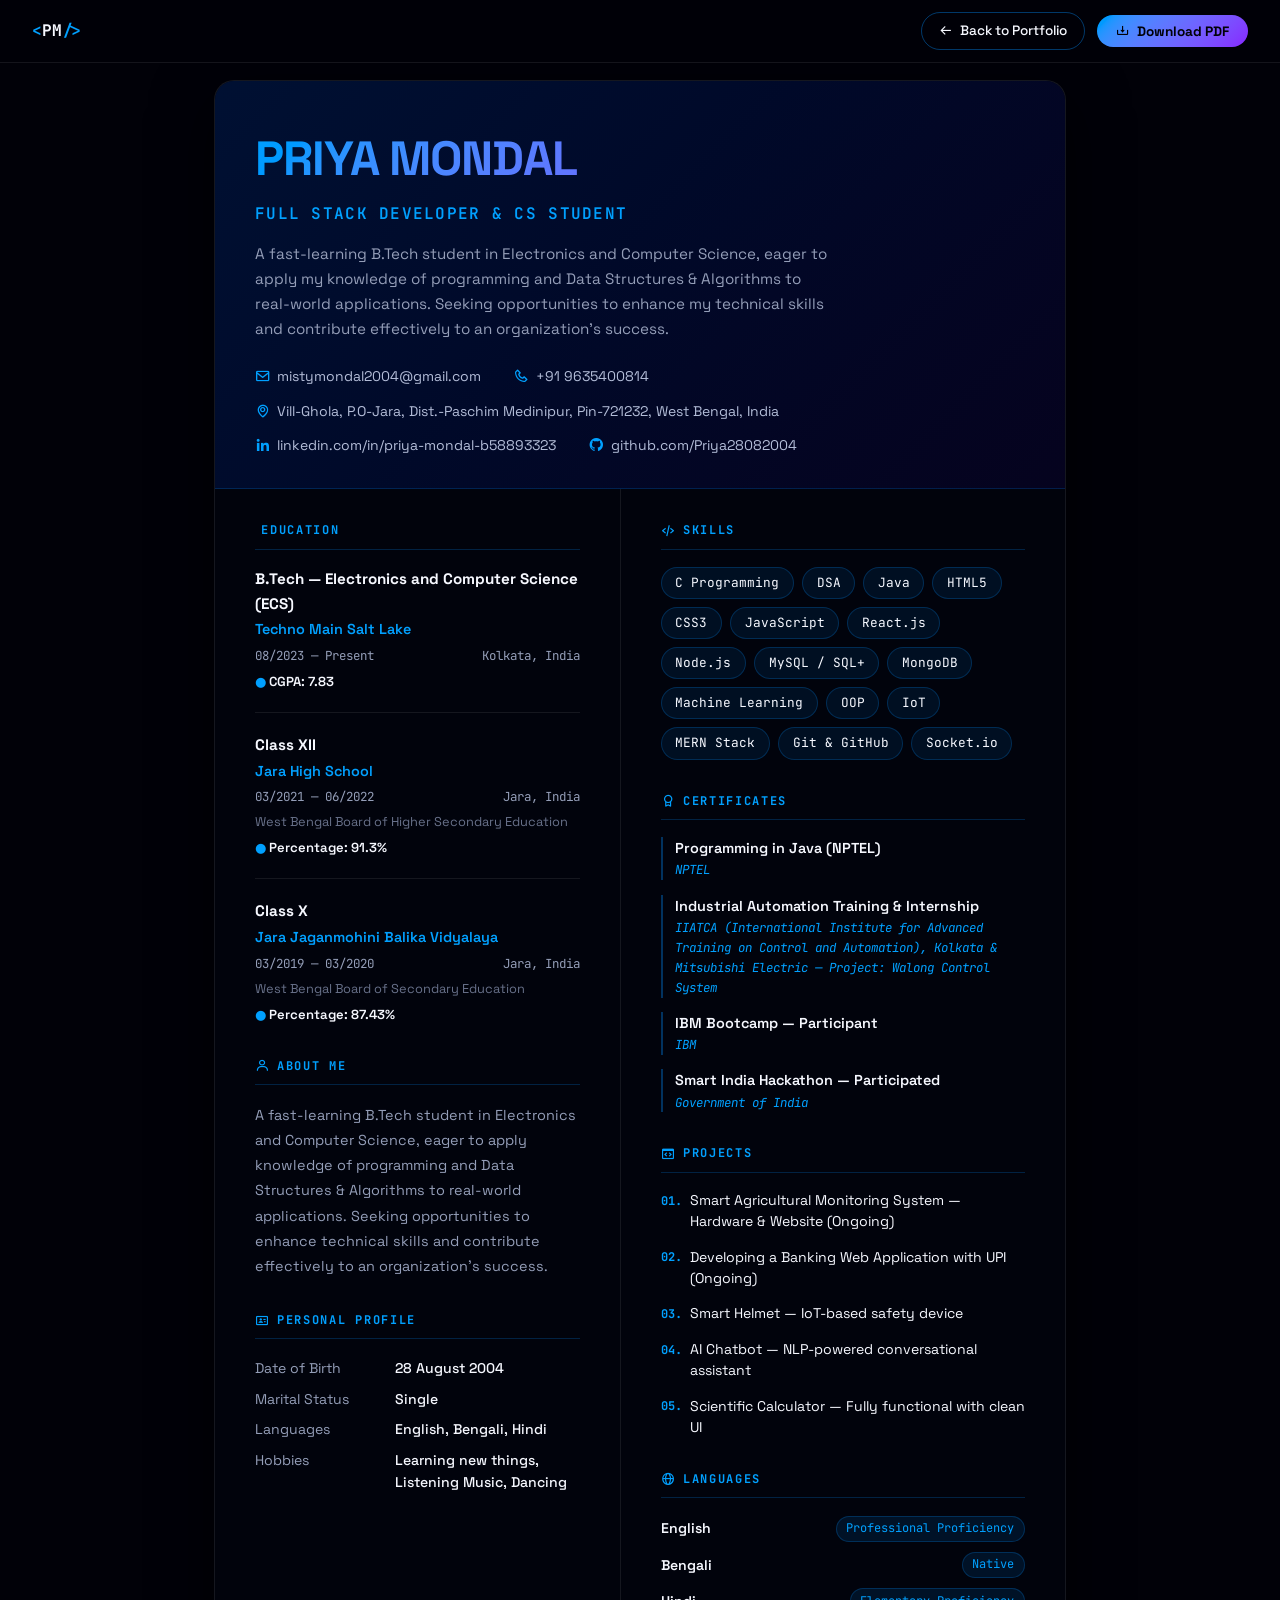
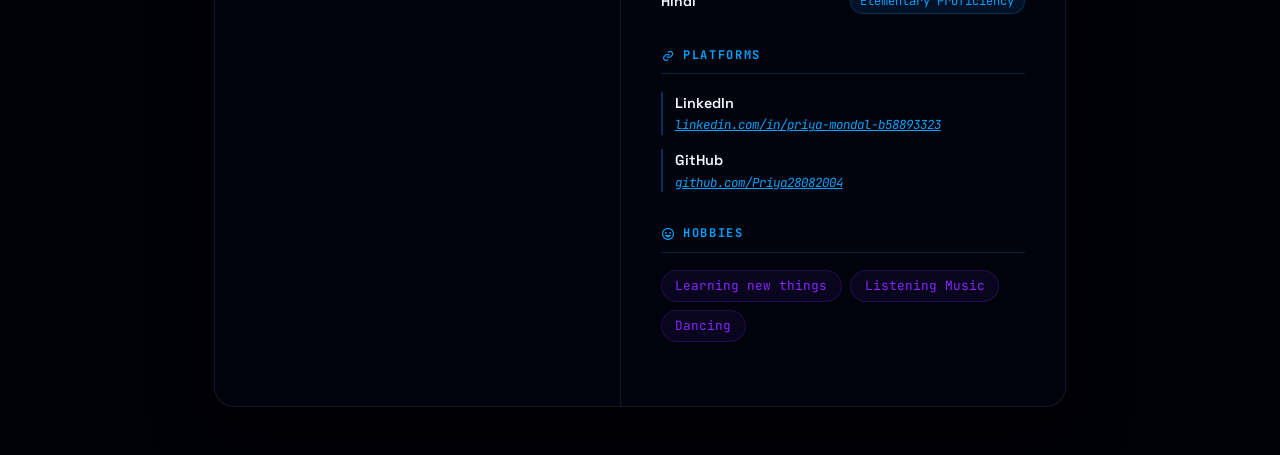
<file: resume.html>
<!DOCTYPE html>
<html lang="en">

<head>
    <meta charset="UTF-8">
    <meta name="viewport" content="width=device-width, initial-scale=1.0">
    <title>Priya Mondal — Resume</title>
    <meta name="description" content="Resume of Priya Mondal — Full Stack Developer & CS Student">
    <link rel="preconnect" href="https://fonts.googleapis.com">
    <link rel="preconnect" href="https://fonts.gstatic.com" crossorigin>
    <link
        href="https://fonts.googleapis.com/css2?family=Space+Grotesk:wght@300;400;500;600;700&family=JetBrains+Mono:wght@400;500&display=swap"
        rel="stylesheet">
    <link href='https://unpkg.com/boxicons@2.1.4/css/boxicons.min.css' rel='stylesheet'>
    <style>
        :root {
            --bg: oklch(8% .03 270);
            --fg: oklch(98% .01 270);
            --card: oklch(12% .04 270);
            --muted: oklch(70% .04 270);
            --primary: oklch(70% .22 250);
            --secondary: oklch(55% .28 295);
            --border: oklch(30% .05 270 / .4);
            --gradient-cosmic: linear-gradient(135deg, oklch(70% .22 250), oklch(55% .28 295));
            --glass-bg: oklch(12% .04 270 / .6);
            --glass-border: oklch(100% 0 0 / .08);
            --font-display: 'Space Grotesk', system-ui, sans-serif;
            --font-mono: 'JetBrains Mono', monospace;
        }

        * {
            margin: 0;
            padding: 0;
            box-sizing: border-box;
        }

        html {
            scroll-behavior: smooth;
        }

        body {
            background-color: var(--bg);
            color: var(--fg);
            font-family: var(--font-display);
            -webkit-font-smoothing: antialiased;
            line-height: 1.6;
            min-height: 100vh;
        }

        /* ===== TOP NAV BAR ===== */
        .top-bar {
            position: fixed;
            top: 0;
            left: 0;
            right: 0;
            z-index: 100;
            background: oklch(8% .03 270 / .92);
            backdrop-filter: blur(20px);
            border-bottom: 1px solid var(--glass-border);
            padding: .75rem 2rem;
            display: flex;
            align-items: center;
            justify-content: space-between;
        }

        .top-bar-logo {
            font-family: var(--font-mono);
            font-size: 1rem;
            font-weight: 700;
            color: var(--fg);
            text-decoration: none;
        }

        .top-bar-logo span {
            color: var(--primary);
        }

        .top-bar-actions {
            display: flex;
            gap: .75rem;
            align-items: center;
        }

        .btn-back {
            display: inline-flex;
            align-items: center;
            gap: .4rem;
            padding: .45rem 1.1rem;
            background: transparent;
            border: 1px solid oklch(70% .22 250 / .35);
            border-radius: 2rem;
            color: var(--fg);
            font-size: .85rem;
            font-weight: 500;
            text-decoration: none;
            transition: all .2s;
            font-family: var(--font-display);
        }

        .btn-back:hover {
            border-color: var(--primary);
            color: var(--primary);
        }

        .btn-print {
            display: inline-flex;
            align-items: center;
            gap: .4rem;
            padding: .45rem 1.2rem;
            background: var(--gradient-cosmic);
            border: none;
            border-radius: 2rem;
            color: oklch(8% .03 270);
            font-size: .85rem;
            font-weight: 700;
            cursor: pointer;
            transition: all .2s;
            font-family: var(--font-display);
        }

        .btn-print:hover {
            transform: translateY(-1px);
            box-shadow: 0 0 20px oklch(70% .22 250 / .4);
        }

        /* ===== RESUME WRAPPER ===== */
        .resume-wrapper {
            max-width: 900px;
            margin: 5rem auto 3rem;
            padding: 0 1.5rem;
        }

        /* ===== RESUME CARD ===== */
        .resume-card {
            background: oklch(10% .03 270);
            border: 1px solid var(--glass-border);
            border-radius: 1.25rem;
            overflow: hidden;
            box-shadow: 0 20px 60px oklch(5% .02 270 / .7);
        }

        /* Header */
        .resume-header {
            background: linear-gradient(135deg, oklch(18% .08 250), oklch(13% .06 280));
            border-bottom: 1px solid oklch(70% .22 250 / .15);
            padding: 2.5rem 2.5rem 2rem;
        }

        .resume-name {
            font-size: clamp(2rem, 5vw, 3rem);
            font-weight: 800;
            letter-spacing: -.02em;
            background: var(--gradient-cosmic);
            -webkit-background-clip: text;
            background-clip: text;
            -webkit-text-fill-color: transparent;
            margin-bottom: .2rem;
        }

        .resume-title {
            font-size: 1rem;
            color: var(--primary);
            font-weight: 600;
            font-family: var(--font-mono);
            letter-spacing: .08em;
            text-transform: uppercase;
            margin-bottom: .9rem;
        }

        .resume-tagline {
            color: var(--muted);
            font-size: .95rem;
            max-width: 580px;
            line-height: 1.65;
            margin-bottom: 1.5rem;
        }

        .resume-contacts {
            display: flex;
            flex-wrap: wrap;
            gap: .75rem 2rem;
        }

        .contact-item {
            display: flex;
            align-items: center;
            gap: .4rem;
            font-size: .875rem;
            color: oklch(80% .04 270);
        }

        .contact-item i {
            color: var(--primary);
            font-size: 1rem;
        }

        .contact-item a {
            color: oklch(80% .04 270);
            text-decoration: none;
            transition: color .2s;
        }

        .contact-item a:hover {
            color: var(--primary);
        }

        /* Body Grid */
        .resume-body {
            display: grid;
            grid-template-columns: 1fr 1.1fr;
            gap: 0;
        }

        .resume-col {
            padding: 2rem 2.5rem;
        }

        .resume-col-right {
            border-left: 1px solid var(--glass-border);
        }

        /* Section */
        .res-section {
            margin-bottom: 2rem;
        }

        .res-section-title {
            font-family: var(--font-mono);
            font-size: .75rem;
            font-weight: 700;
            letter-spacing: .14em;
            text-transform: uppercase;
            color: var(--primary);
            margin-bottom: 1.1rem;
            padding-bottom: .5rem;
            border-bottom: 1px solid oklch(70% .22 250 / .2);
            display: flex;
            align-items: center;
            gap: .4rem;
        }

        .res-section-title i {
            font-size: .9rem;
        }

        /* Education items */
        .edu-item {
            margin-bottom: 1.25rem;
            padding-bottom: 1.25rem;
            border-bottom: 1px solid var(--glass-border);
        }

        .edu-item:last-child {
            border-bottom: none;
            margin-bottom: 0;
            padding-bottom: 0;
        }

        .edu-degree {
            font-size: .95rem;
            font-weight: 700;
            color: var(--fg);
            margin-bottom: .15rem;
        }

        .edu-school {
            font-size: .9rem;
            color: var(--primary);
            font-weight: 600;
            margin-bottom: .3rem;
        }

        .edu-meta {
            display: flex;
            justify-content: space-between;
            font-size: .78rem;
            color: var(--muted);
            font-family: var(--font-mono);
            margin-bottom: .3rem;
        }

        .edu-board {
            font-size: .8rem;
            color: oklch(55% .04 270);
            margin-bottom: .3rem;
        }

        .edu-grade {
            font-size: .82rem;
            color: var(--fg);
            font-weight: 600;
        }

        .edu-grade::before {
            content: '● ';
            color: var(--primary);
        }

        /* About section */
        .about-text {
            font-size: .9rem;
            color: var(--muted);
            line-height: 1.75;
        }

        /* Personal profile */
        .profile-item {
            display: flex;
            gap: .6rem;
            margin-bottom: .5rem;
            font-size: .88rem;
        }

        .profile-label {
            color: var(--muted);
            min-width: 130px;
            flex-shrink: 0;
        }

        .profile-val {
            color: var(--fg);
            font-weight: 500;
        }

        /* Skills */
        .skills-wrap {
            display: flex;
            flex-wrap: wrap;
            gap: .5rem;
        }

        .skill-chip {
            padding: .3rem .85rem;
            background: oklch(70% .22 250 / .08);
            border: 1px solid oklch(70% .22 250 / .2);
            border-radius: 2rem;
            font-size: .8rem;
            color: var(--fg);
            font-family: var(--font-mono);
            transition: all .2s;
        }

        .skill-chip:hover {
            background: oklch(70% .22 250 / .15);
            border-color: var(--primary);
            color: var(--primary);
        }

        /* Certificates */
        .cert-item {
            margin-bottom: .9rem;
            padding-left: .75rem;
            border-left: 2px solid oklch(70% .22 250 / .3);
        }

        .cert-name {
            font-size: .9rem;
            font-weight: 600;
            color: var(--fg);
        }

        .cert-issuer {
            font-size: .78rem;
            color: var(--primary);
            font-family: var(--font-mono);
            font-style: italic;
        }

        /* Projects */
        .project-item {
            margin-bottom: .9rem;
            display: flex;
            gap: .5rem;
            align-items: flex-start;
        }

        .project-num {
            font-family: var(--font-mono);
            font-size: .75rem;
            color: var(--primary);
            font-weight: 700;
            margin-top: .1rem;
            flex-shrink: 0;
        }

        .project-name {
            font-size: .88rem;
            color: var(--fg);
            line-height: 1.5;
        }

        /* Languages */
        .lang-item {
            display: flex;
            justify-content: space-between;
            align-items: center;
            margin-bottom: .65rem;
        }

        .lang-name {
            font-size: .88rem;
            color: var(--fg);
            font-weight: 600;
        }

        .lang-level {
            font-size: .75rem;
            color: var(--primary);
            font-family: var(--font-mono);
            background: oklch(70% .22 250 / .1);
            border: 1px solid oklch(70% .22 250 / .2);
            padding: .15rem .6rem;
            border-radius: 1rem;
        }

        /* Hobbies */
        .hobby-wrap {
            display: flex;
            flex-wrap: wrap;
            gap: .5rem;
        }

        .hobby-chip {
            padding: .3rem .85rem;
            background: oklch(55% .28 295 / .08);
            border: 1px solid oklch(55% .28 295 / .2);
            border-radius: 2rem;
            font-size: .8rem;
            color: var(--secondary);
            font-family: var(--font-mono);
        }

        /* ===== PRINT STYLES ===== */
        @media print {
            body {
                background: white;
                color: #111;
            }

            .top-bar {
                display: none;
            }

            .resume-wrapper {
                margin: 0;
                padding: 0;
                max-width: 100%;
            }

            .resume-card {
                border-radius: 0;
                box-shadow: none;
                border: none;
            }

            .resume-header {
                background: #1a2a4a;
                -webkit-print-color-adjust: exact;
                print-color-adjust: exact;
            }

            .resume-name {
                -webkit-text-fill-color: white;
                color: white;
            }

            .resume-title {
                color: #7eb8f7;
            }

            .resume-tagline,
            .contact-item,
            .about-text {
                color: #555;
            }

            .res-section-title {
                color: #2563eb;
                border-color: #2563eb44;
            }

            .edu-degree,
            .cert-name,
            .project-name,
            .lang-name,
            .profile-val {
                color: #111;
            }

            .edu-school,
            .cert-issuer,
            .lang-level {
                color: #2563eb;
            }

            .edu-meta,
            .edu-board,
            .edu-grade,
            .profile-label {
                color: #777;
            }

            .skill-chip {
                background: #e0eaff;
                border-color: #2563eb44;
                color: #1e3a8a;
            }

            .hobby-chip {
                background: #f0e8ff;
                border-color: #7c3aed44;
                color: #5b21b6;
            }

            .resume-col-right {
                border-left-color: #e5e7eb;
            }

            .cert-item {
                border-left-color: #2563eb;
            }
        }

        /* ===== RESPONSIVE ===== */
        @media (max-width: 680px) {
            .resume-body {
                grid-template-columns: 1fr;
            }

            .resume-col-right {
                border-left: none;
                border-top: 1px solid var(--glass-border);
            }

            .resume-col {
                padding: 1.5rem;
            }

            .resume-header {
                padding: 1.75rem 1.5rem 1.5rem;
            }
        }
    </style>
</head>

<body>

    <!-- Top Navigation Bar -->
    <div class="top-bar">
        <a href="index.html" class="top-bar-logo">
            <span>&lt;</span>PM<span>/&gt;</span>
        </a>
        <div class="top-bar-actions">
            <a href="index.html" class="btn-back"><i class='bx bx-arrow-back'></i> Back to Portfolio</a>
            <button class="btn-print" onclick="window.print()"><i class='bx bx-download'></i> Download PDF</button>
        </div>
    </div>

    <!-- Resume Card -->
    <div class="resume-wrapper">
        <div class="resume-card">

            <!-- Header -->
            <div class="resume-header">
                <h1 class="resume-name">PRIYA MONDAL</h1>
                <div class="resume-title">Full Stack Developer &amp; CS Student</div>
                <div class="resume-tagline">A fast-learning B.Tech student in Electronics and Computer Science, eager to
                    apply my knowledge of programming and Data Structures &amp; Algorithms to real-world applications.
                    Seeking opportunities to enhance my technical skills and contribute effectively to an organization's
                    success.</div>
                <div class="resume-contacts">
                    <div class="contact-item">
                        <i class='bx bx-envelope'></i>
                        <a href="mailto:mistymondal2004@gmail.com">mistymondal2004@gmail.com</a>
                    </div>
                    <div class="contact-item">
                        <i class='bx bx-phone'></i>
                        <span>+91 9635400814</span>
                    </div>
                    <div class="contact-item">
                        <i class='bx bx-map'></i>
                        <span>Vill-Ghola, P.O-Jara, Dist.-Paschim Medinipur, Pin-721232, West Bengal, India</span>
                    </div>
                    <div class="contact-item">
                        <i class='bx bxl-linkedin'></i>
                        <a href="https://www.linkedin.com/in/priya-mondal-b58893323/"
                            target="_blank">linkedin.com/in/priya-mondal-b58893323</a>
                    </div>
                    <div class="contact-item">
                        <i class='bx bxl-github'></i>
                        <a href="https://github.com/Priya28082004" target="_blank">github.com/Priya28082004</a>
                    </div>
                </div>
            </div>

            <!-- Body -->
            <div class="resume-body">

                <!-- Left Column -->
                <div class="resume-col">

                    <!-- Education -->
                    <div class="res-section">
                        <div class="res-section-title"><i class='bx bx-graduation'></i> Education</div>

                        <div class="edu-item">
                            <div class="edu-degree">B.Tech — Electronics and Computer Science (ECS)</div>
                            <div class="edu-school">Techno Main Salt Lake</div>
                            <div class="edu-meta">
                                <span>08/2023 — Present</span>
                                <span>Kolkata, India</span>
                            </div>
                            <div class="edu-grade">CGPA: 7.83</div>
                        </div>

                        <div class="edu-item">
                            <div class="edu-degree">Class XII</div>
                            <div class="edu-school">Jara High School</div>
                            <div class="edu-meta">
                                <span>03/2021 — 06/2022</span>
                                <span>Jara, India</span>
                            </div>
                            <div class="edu-board">West Bengal Board of Higher Secondary Education</div>
                            <div class="edu-grade">Percentage: 91.3%</div>
                        </div>

                        <div class="edu-item">
                            <div class="edu-degree">Class X</div>
                            <div class="edu-school">Jara Jaganmohini Balika Vidyalaya</div>
                            <div class="edu-meta">
                                <span>03/2019 — 03/2020</span>
                                <span>Jara, India</span>
                            </div>
                            <div class="edu-board">West Bengal Board of Secondary Education</div>
                            <div class="edu-grade">Percentage: 87.43%</div>
                        </div>
                    </div>

                    <!-- About Me -->
                    <div class="res-section">
                        <div class="res-section-title"><i class='bx bx-user'></i> About Me</div>
                        <p class="about-text">A fast-learning B.Tech student in Electronics and Computer Science, eager
                            to apply knowledge of programming and Data Structures &amp; Algorithms to real-world
                            applications. Seeking opportunities to enhance technical skills and contribute effectively
                            to an organization's success.</p>
                    </div>

                    <!-- Personal Profile -->
                    <div class="res-section">
                        <div class="res-section-title"><i class='bx bx-id-card'></i> Personal Profile</div>
                        <div class="profile-item">
                            <span class="profile-label">Date of Birth</span>
                            <span class="profile-val">28 August 2004</span>
                        </div>
                        <div class="profile-item">
                            <span class="profile-label">Marital Status</span>
                            <span class="profile-val">Single</span>
                        </div>
                        <div class="profile-item">
                            <span class="profile-label">Languages</span>
                            <span class="profile-val">English, Bengali, Hindi</span>
                        </div>
                        <div class="profile-item">
                            <span class="profile-label">Hobbies</span>
                            <span class="profile-val">Learning new things, Listening Music, Dancing</span>
                        </div>
                    </div>

                </div>

                <!-- Right Column -->
                <div class="resume-col resume-col-right">

                    <!-- Skills -->
                    <div class="res-section">
                        <div class="res-section-title"><i class='bx bx-code-alt'></i> Skills</div>
                        <div class="skills-wrap">
                            <span class="skill-chip">C Programming</span>
                            <span class="skill-chip">DSA</span>
                            <span class="skill-chip">Java</span>
                            <span class="skill-chip">HTML5</span>
                            <span class="skill-chip">CSS3</span>
                            <span class="skill-chip">JavaScript</span>
                            <span class="skill-chip">React.js</span>
                            <span class="skill-chip">Node.js</span>
                            <span class="skill-chip">MySQL / SQL+</span>
                            <span class="skill-chip">MongoDB</span>
                            <span class="skill-chip">Machine Learning</span>
                            <span class="skill-chip">OOP</span>
                            <span class="skill-chip">IoT</span>
                            <span class="skill-chip">MERN Stack</span>
                            <span class="skill-chip">Git &amp; GitHub</span>
                            <span class="skill-chip">Socket.io</span>
                        </div>
                    </div>

                    <!-- Certificates -->
                    <div class="res-section">
                        <div class="res-section-title"><i class='bx bx-award'></i> Certificates</div>
                        <div class="cert-item">
                            <div class="cert-name">Programming in Java (NPTEL)</div>
                            <div class="cert-issuer">NPTEL</div>
                        </div>
                        <div class="cert-item">
                            <div class="cert-name">Industrial Automation Training &amp; Internship</div>
                            <div class="cert-issuer">IIATCA (International Institute for Advanced Training on Control
                                and Automation), Kolkata &amp; Mitsubishi Electric — Project: Walong Control System
                            </div>
                        </div>
                        <div class="cert-item">
                            <div class="cert-name">IBM Bootcamp — Participant</div>
                            <div class="cert-issuer">IBM</div>
                        </div>
                        <div class="cert-item">
                            <div class="cert-name">Smart India Hackathon — Participated</div>
                            <div class="cert-issuer">Government of India</div>
                        </div>
                    </div>

                    <!-- Projects -->
                    <div class="res-section">
                        <div class="res-section-title"><i class='bx bx-code-block'></i> Projects</div>
                        <div class="project-item">
                            <span class="project-num">01.</span>
                            <span class="project-name">Smart Agricultural Monitoring System — Hardware &amp; Website
                                (Ongoing)</span>
                        </div>
                        <div class="project-item">
                            <span class="project-num">02.</span>
                            <span class="project-name">Developing a Banking Web Application with UPI (Ongoing)</span>
                        </div>
                        <div class="project-item">
                            <span class="project-num">03.</span>
                            <span class="project-name">Smart Helmet — IoT-based safety device</span>
                        </div>
                        <div class="project-item">
                            <span class="project-num">04.</span>
                            <span class="project-name">AI Chatbot — NLP-powered conversational assistant</span>
                        </div>
                        <div class="project-item">
                            <span class="project-num">05.</span>
                            <span class="project-name">Scientific Calculator — Fully functional with clean UI</span>
                        </div>
                    </div>

                    <!-- Languages -->
                    <div class="res-section">
                        <div class="res-section-title"><i class='bx bx-globe'></i> Languages</div>
                        <div class="lang-item">
                            <span class="lang-name">English</span>
                            <span class="lang-level">Professional Proficiency</span>
                        </div>
                        <div class="lang-item">
                            <span class="lang-name">Bengali</span>
                            <span class="lang-level">Native</span>
                        </div>
                        <div class="lang-item">
                            <span class="lang-name">Hindi</span>
                            <span class="lang-level">Elementary Proficiency</span>
                        </div>
                    </div>

                    <!-- Platforms / Links -->
                    <div class="res-section">
                        <div class="res-section-title"><i class='bx bx-link'></i> Platforms</div>
                        <div class="cert-item">
                            <div class="cert-name">LinkedIn</div>
                            <div class="cert-issuer"><a href="https://www.linkedin.com/in/priya-mondal-b58893323/"
                                    target="_blank" style="color:inherit">linkedin.com/in/priya-mondal-b58893323</a>
                            </div>
                        </div>
                        <div class="cert-item">
                            <div class="cert-name">GitHub</div>
                            <div class="cert-issuer"><a href="https://github.com/Priya28082004" target="_blank"
                                    style="color:inherit">github.com/Priya28082004</a></div>
                        </div>
                    </div>

                    <!-- Hobbies -->
                    <div class="res-section">
                        <div class="res-section-title"><i class='bx bx-happy'></i> Hobbies</div>
                        <div class="hobby-wrap">
                            <span class="hobby-chip">Learning new things</span>
                            <span class="hobby-chip">Listening Music</span>
                            <span class="hobby-chip">Dancing</span>
                        </div>
                    </div>

                </div>
            </div>
        </div>
    </div>

</body>

</html>
</file>
